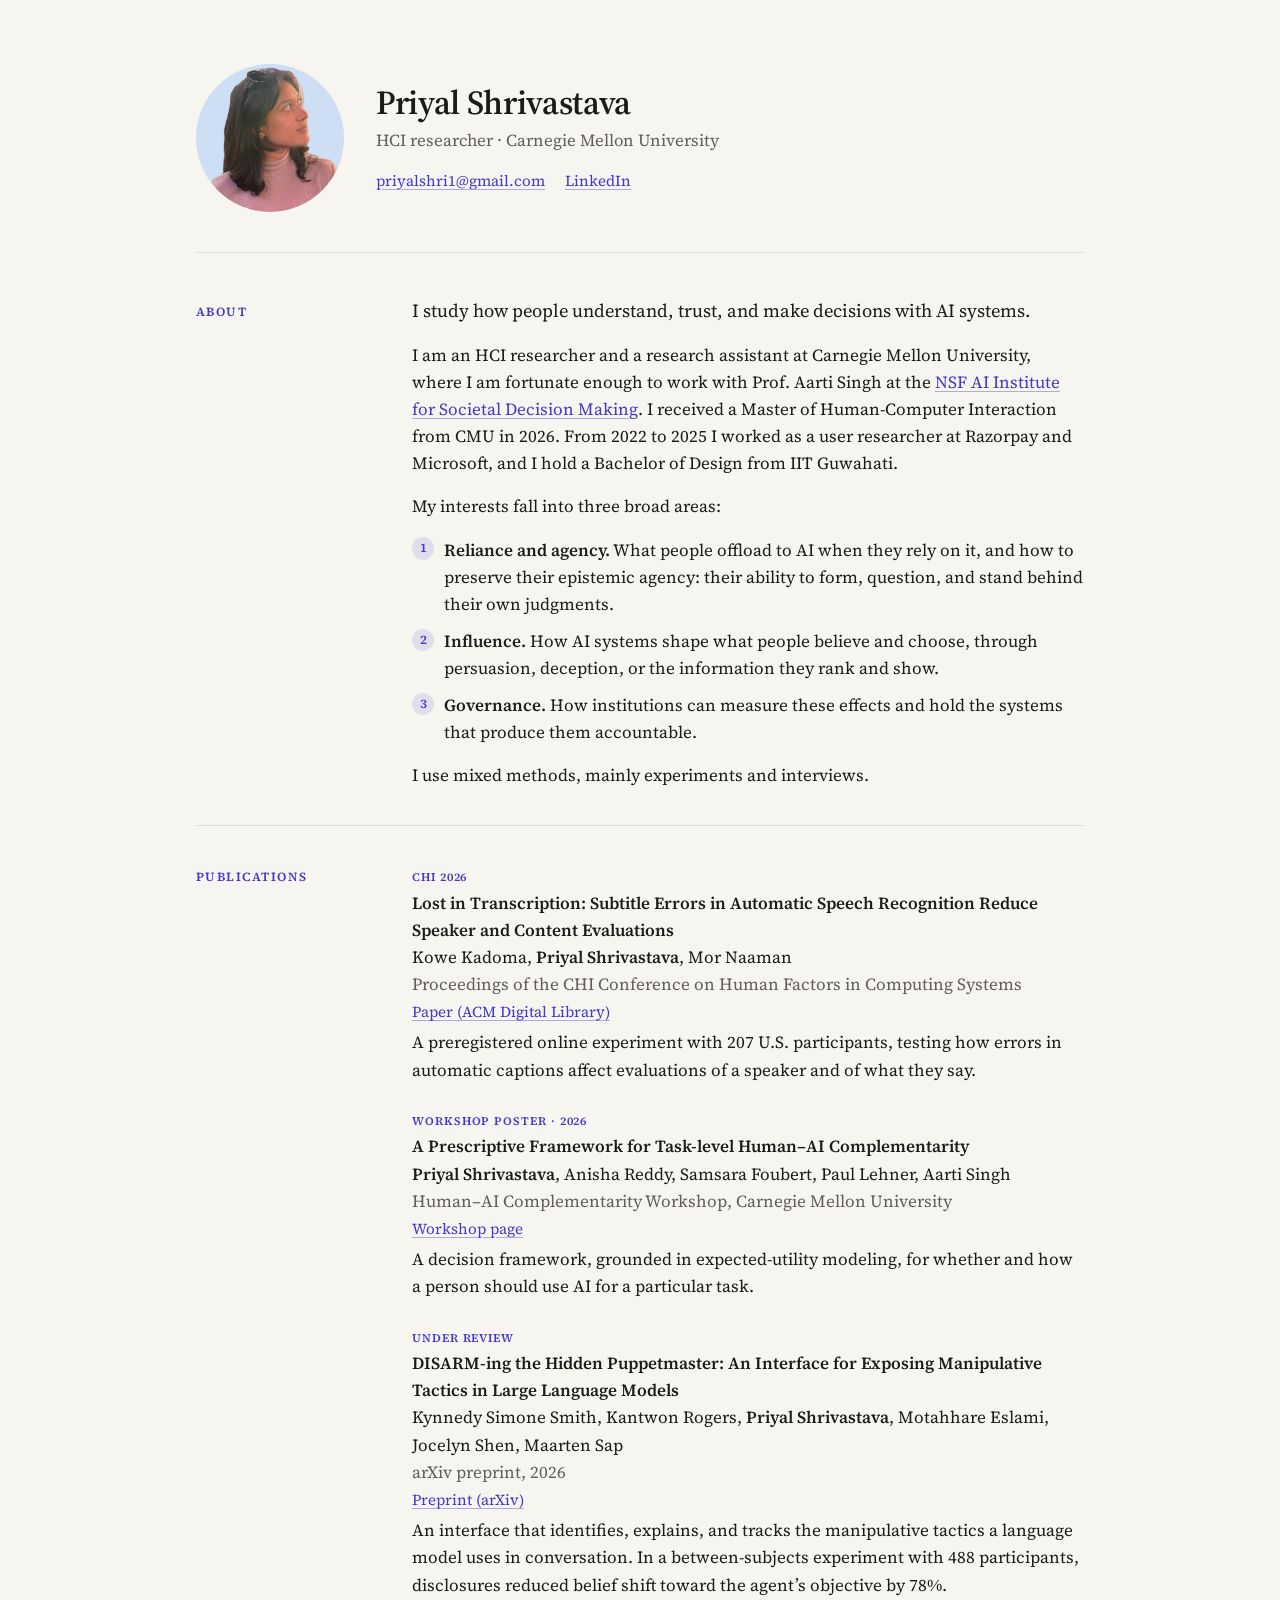
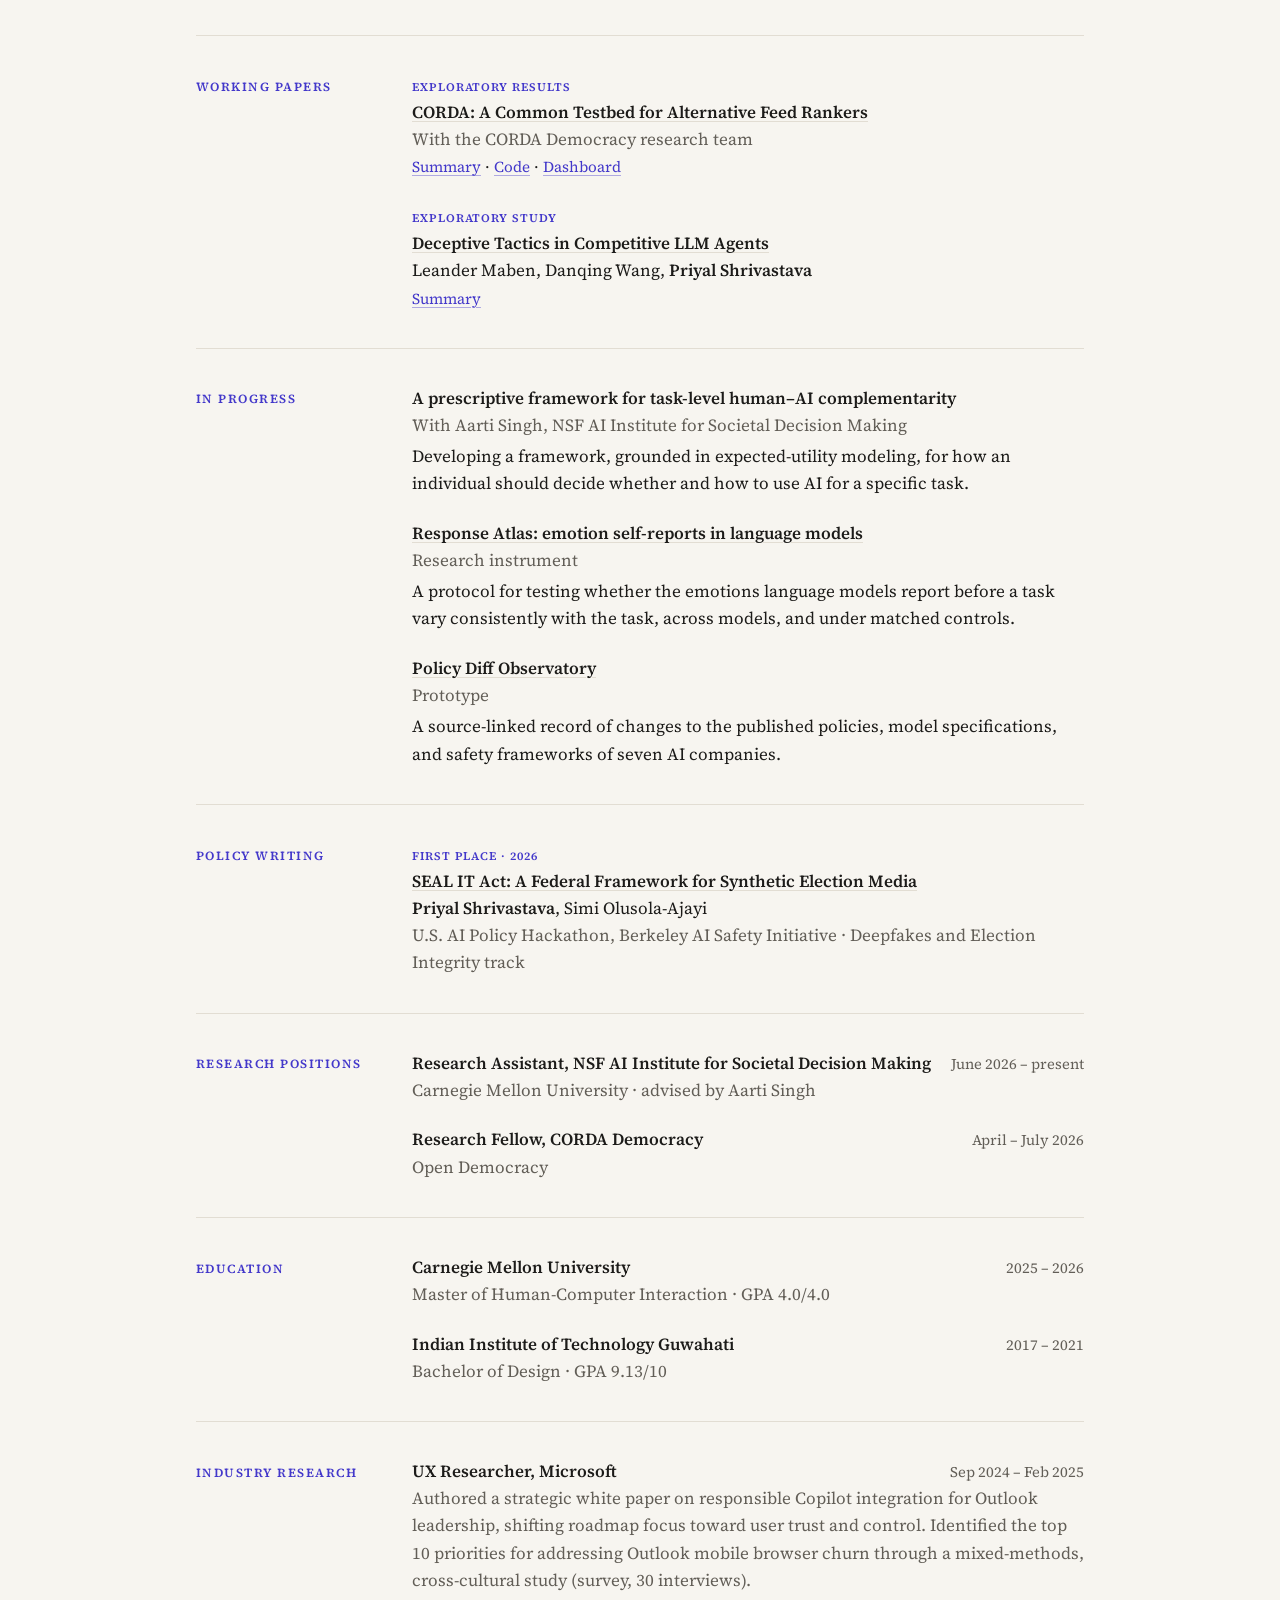
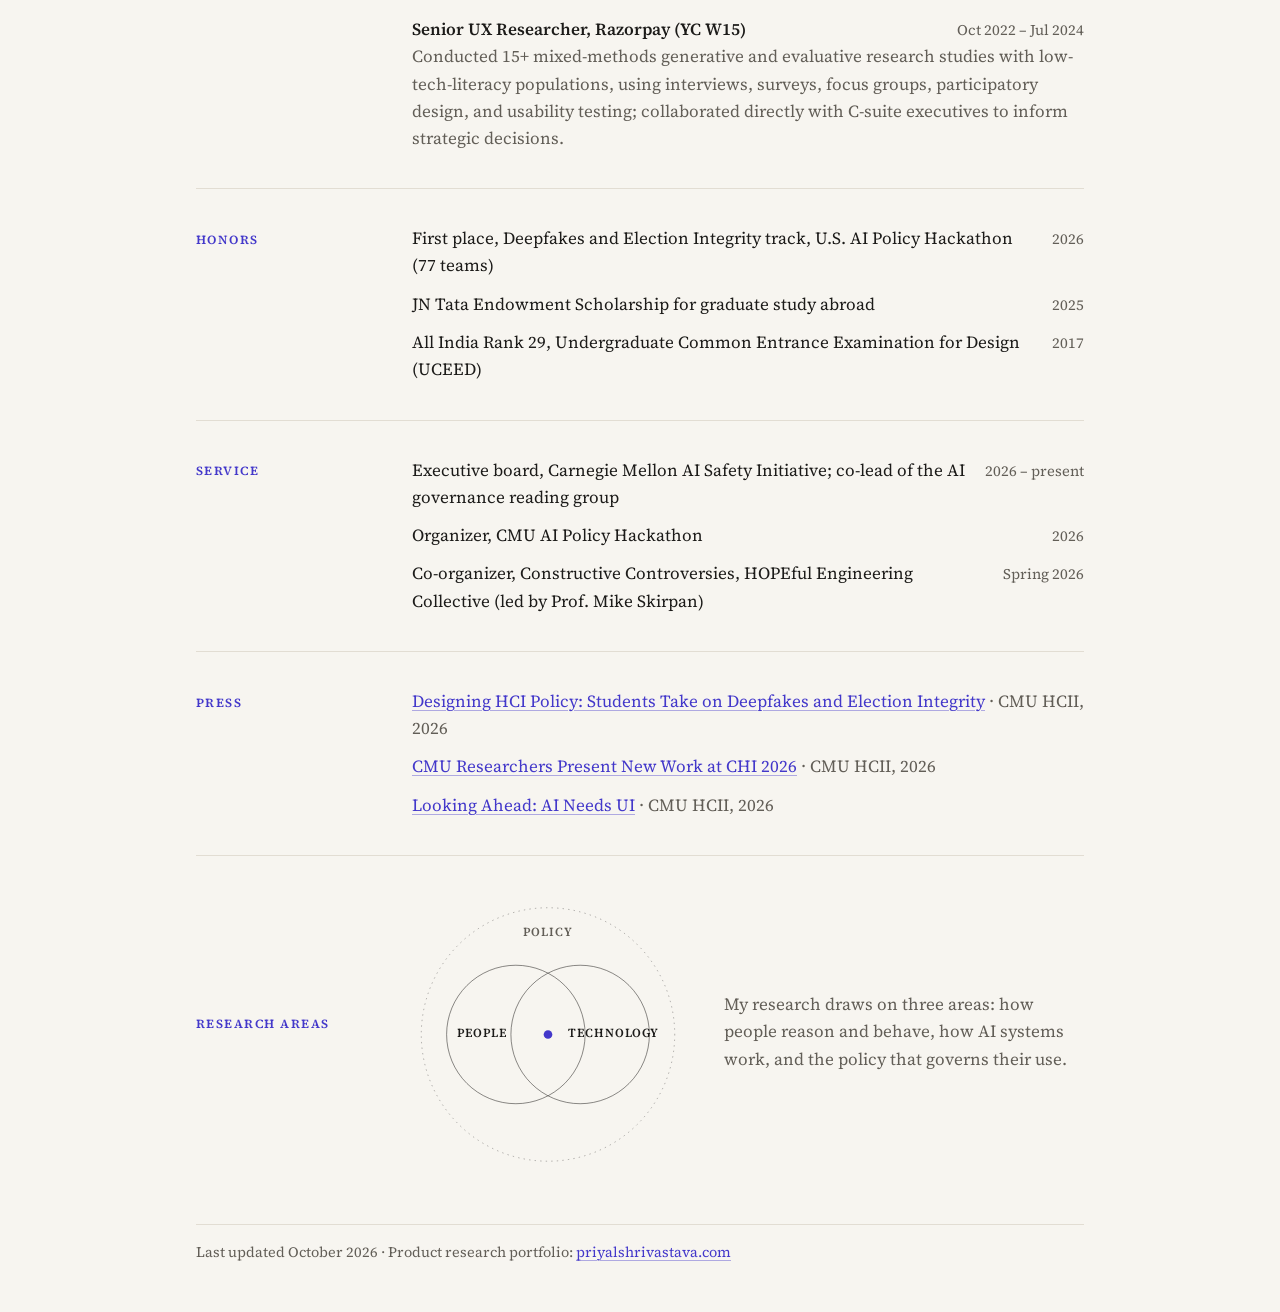
<file: index.html>
<!DOCTYPE html>
<html lang="en">
<head>
  <meta charset="UTF-8">
  <meta name="viewport" content="width=device-width, initial-scale=1.0">
  <script async src="https://www.googletagmanager.com/gtag/js?id=G-839391G9F2"></script>
  <script>
    window.dataLayer = window.dataLayer || [];
    function gtag(){dataLayer.push(arguments);}
    gtag('js', new Date());
    gtag('config', 'G-839391G9F2');
  </script>
  <title>Priyal Shrivastava</title>
  <meta name="description" content="Priyal Shrivastava, HCI researcher at Carnegie Mellon University. Research on human–AI interaction, AI persuasion and deception, and AI governance.">
  <link rel="icon" type="image/png" href="favicon.png">
  <link rel="preconnect" href="https://fonts.googleapis.com">
  <link rel="preconnect" href="https://fonts.gstatic.com" crossorigin>
  <link href="https://fonts.googleapis.com/css2?family=Source+Serif+4:ital,opsz,wght@0,8..60,400;0,8..60,600;1,8..60,400&amp;display=swap" rel="stylesheet">
  <link rel="stylesheet" href="style.css?v=3">
</head>
<body>
  <main class="page page--home">
    <header class="intro">
      <img class="portrait" src="img/portrait.jpg" alt="Priyal Shrivastava" width="148" height="148">
      <div>
        <h1>Priyal Shrivastava</h1>
        <p class="affil">HCI researcher &middot; Carnegie Mellon University</p>
        <p class="contact">
          <a href="mailto:priyalshri1@gmail.com">priyalshri1@gmail.com</a>
          <a href="https://www.linkedin.com/in/priyalshri/">LinkedIn</a>
        </p>
      </div>
    </header>

    <section class="block" aria-labelledby="h-about">
      <h2 id="h-about">About</h2>
      <div>
        <p class="lede">I study how people understand, trust, and make decisions with AI systems.</p>
        <p>I am an HCI researcher and a research assistant at Carnegie Mellon University, where I am fortunate enough to work with Prof. Aarti Singh at the <a href="https://www.cmu.edu/ai-sdm/">NSF AI Institute for Societal Decision Making</a>. I received a Master of Human-Computer Interaction from CMU in 2026. From 2022 to 2025 I worked as a user researcher at Razorpay and Microsoft, and I hold a Bachelor of Design from IIT Guwahati.</p>
        <p>My interests fall into three broad areas:</p>
        <ol class="questions">
          <li><b>Reliance and agency.</b> What people offload to AI when they rely on it, and how to preserve their epistemic agency: their ability to form, question, and stand behind their own judgments.</li>
          <li><b>Influence.</b> How AI systems shape what people believe and choose, through persuasion, deception, or the information they rank and show.</li>
          <li><b>Governance.</b> How institutions can measure these effects and hold the systems that produce them accountable.</li>
        </ol>
        <p>I use mixed methods, mainly experiments and interviews.</p>
      </div>
    </section>

    <section class="block" aria-labelledby="h-pubs">
      <h2 id="h-pubs">Publications</h2>
      <ul class="entries">
        <li>
          <span class="tag">CHI 2026</span><br>
          <span class="title">Lost in Transcription: Subtitle Errors in Automatic Speech Recognition Reduce Speaker and Content Evaluations</span><br>
          Kowe Kadoma, <b>Priyal Shrivastava</b>, Mor Naaman<br>
          <span class="meta">Proceedings of the CHI Conference on Human Factors in Computing Systems</span><br>
          <span class="links"><a href="https://dl.acm.org/doi/full/10.1145/3772318.3790911">Paper (ACM Digital Library)</a></span>
          <p class="note">A preregistered online experiment with 207 U.S. participants, testing how errors in automatic captions affect evaluations of a speaker and of what they say.</p>
        </li>
        <li>
          <span class="tag">Workshop poster &middot; 2026</span><br>
          <span class="title">A Prescriptive Framework for Task-level Human&ndash;AI Complementarity</span><br>
          <b>Priyal Shrivastava</b>, Anisha Reddy, Samsara Foubert, Paul Lehner, Aarti Singh<br>
          <span class="meta">Human&ndash;AI Complementarity Workshop, Carnegie Mellon University</span><br>
          <span class="links"><a href="https://www.cmu.edu/ai-sdm/research/human-ai-workshop/">Workshop page</a></span>
          <p class="note">A decision framework, grounded in expected-utility modeling, for whether and how a person should use AI for a particular task.</p>
        </li>
        <li>
          <span class="tag">Under review</span><br>
          <span class="title">DISARM-ing the Hidden Puppetmaster: An Interface for Exposing Manipulative Tactics in Large Language Models</span><br>
          Kynnedy Simone Smith, Kantwon Rogers, <b>Priyal Shrivastava</b>, Motahhare Eslami, Jocelyn Shen, Maarten Sap<br>
          <span class="meta">arXiv preprint, 2026</span><br>
          <span class="links"><a href="https://arxiv.org/abs/2610.20878">Preprint (arXiv)</a></span>
          <p class="note">An interface that identifies, explains, and tracks the manipulative tactics a language model uses in conversation. In a between-subjects experiment with 488 participants, disclosures reduced belief shift toward the agent&rsquo;s objective by 78%.</p>
        </li>
      </ul>
    </section>

    <section class="block" aria-labelledby="h-working">
      <h2 id="h-working">Working papers</h2>
      <ul class="entries">
        <li>
          <span class="tag">Exploratory results</span><br>
          <span class="title"><a href="corda.html">CORDA: A Common Testbed for Alternative Feed Rankers</a></span><br>
          <span class="meta">With the CORDA Democracy research team</span><br>
          <span class="links"><a href="corda.html">Summary</a> &middot; <a href="https://github.com/CORDA-p10/social-media-project">Code</a> &middot; <a href="https://corda.edcx.io/dashboard">Dashboard</a></span>
        </li>
        <li>
          <span class="tag">Exploratory study</span><br>
          <span class="title"><a href="werewolf.html">Deceptive Tactics in Competitive LLM Agents</a></span><br>
          Leander Maben, Danqing Wang, <b>Priyal Shrivastava</b><br>
          <span class="links"><a href="werewolf.html">Summary</a></span>
        </li>
      </ul>
    </section>

    <section class="block" aria-labelledby="h-progress">
      <h2 id="h-progress">In progress</h2>
      <ul class="entries">
        <li>
          <span class="title">A prescriptive framework for task-level human&ndash;AI complementarity</span><br>
          <span class="meta">With Aarti Singh, NSF AI Institute for Societal Decision Making</span>
          <p class="note">Developing a framework, grounded in expected-utility modeling, for how an individual should decide whether and how to use AI for a specific task.</p>
        </li>
        <li>
          <span class="title"><a href="response-atlas.html">Response Atlas: emotion self-reports in language models</a></span><br>
          <span class="meta">Research instrument</span>
          <p class="note">A protocol for testing whether the emotions language models report before a task vary consistently with the task, across models, and under matched controls.</p>
        </li>
        <li>
          <span class="title"><a href="policy-diff.html">Policy Diff Observatory</a></span><br>
          <span class="meta">Prototype</span>
          <p class="note">A source-linked record of changes to the published policies, model specifications, and safety frameworks of seven AI companies.</p>
        </li>
      </ul>
    </section>

    <section class="block" aria-labelledby="h-policy">
      <h2 id="h-policy">Policy writing</h2>
      <ul class="entries">
        <li>
          <span class="tag">First place &middot; 2026</span><br>
          <span class="title"><a href="seal-it.html">SEAL IT Act: A Federal Framework for Synthetic Election Media</a></span><br>
          <b>Priyal Shrivastava</b>, Simi Olusola-Ajayi<br>
          <span class="meta">U.S. AI Policy Hackathon, Berkeley AI Safety Initiative &middot; Deepfakes and Election Integrity track</span>
        </li>
      </ul>
    </section>

    <section class="block" aria-labelledby="h-positions">
      <h2 id="h-positions">Research positions</h2>
      <ul class="entries">
        <li>
          <div class="dated"><span class="title">Research Assistant, NSF AI Institute for Societal Decision Making</span><span class="when">June 2026 &ndash; present</span></div>
          <span class="meta">Carnegie Mellon University &middot; advised by Aarti Singh</span>
        </li>
        <li>
          <div class="dated"><span class="title">Research Fellow, CORDA Democracy</span><span class="when">April &ndash; July 2026</span></div>
          <span class="meta">Open Democracy</span>
        </li>
      </ul>
    </section>

    <section class="block" aria-labelledby="h-edu">
      <h2 id="h-edu">Education</h2>
      <ul class="entries">
        <li>
          <div class="dated"><span class="title">Carnegie Mellon University</span><span class="when">2025 &ndash; 2026</span></div>
          <span class="meta">Master of Human-Computer Interaction &middot; GPA 4.0/4.0</span>
        </li>
        <li>
          <div class="dated"><span class="title">Indian Institute of Technology Guwahati</span><span class="when">2017 &ndash; 2021</span></div>
          <span class="meta">Bachelor of Design &middot; GPA 9.13/10</span>
        </li>
      </ul>
    </section>

    <section class="block" aria-labelledby="h-industry">
      <h2 id="h-industry">Industry research</h2>
      <ul class="entries">
        <li>
          <div class="dated"><span class="title">UX Researcher, Microsoft</span><span class="when">Sep 2024 &ndash; Feb 2025</span></div>
          <span class="meta">Authored a strategic white paper on responsible Copilot integration for Outlook leadership, shifting roadmap focus toward user trust and control. Identified the top 10 priorities for addressing Outlook mobile browser churn through a mixed-methods, cross-cultural study (survey, 30 interviews).</span>
        </li>
        <li>
          <div class="dated"><span class="title">Senior UX Researcher, Razorpay (YC W15)</span><span class="when">Oct 2022 &ndash; Jul 2024</span></div>
          <span class="meta">Conducted 15+ mixed-methods generative and evaluative research studies with low-tech-literacy populations, using interviews, surveys, focus groups, participatory design, and usability testing; collaborated directly with C-suite executives to inform strategic decisions.</span>
        </li>
      </ul>
    </section>

    <section class="block" aria-labelledby="h-honors">
      <h2 id="h-honors">Honors</h2>
      <ul class="entries compact">
        <li><div class="dated"><span>First place, Deepfakes and Election Integrity track, U.S. AI Policy Hackathon (77 teams)</span><span class="when">2026</span></div></li>
        <li><div class="dated"><span>JN Tata Endowment Scholarship for graduate study abroad</span><span class="when">2025</span></div></li>
        <li><div class="dated"><span>All India Rank 29, Undergraduate Common Entrance Examination for Design (UCEED)</span><span class="when">2017</span></div></li>
      </ul>
    </section>

    <section class="block" aria-labelledby="h-service">
      <h2 id="h-service">Service</h2>
      <ul class="entries compact">
        <li><div class="dated"><span>Executive board, Carnegie Mellon AI Safety Initiative; co-lead of the AI governance reading group</span><span class="when">2026 &ndash; present</span></div></li>
        <li><div class="dated"><span>Organizer, CMU AI Policy Hackathon</span><span class="when">2026</span></div></li>
        <li><div class="dated"><span>Co-organizer, Constructive Controversies, HOPEful Engineering Collective (led by Prof. Mike Skirpan)</span><span class="when">Spring 2026</span></div></li>
      </ul>
    </section>

    <section class="block" aria-labelledby="h-press">
      <h2 id="h-press">Press</h2>
      <ul class="entries compact">
        <li><a href="https://www.hcii.cmu.edu/news/designing-hci-policy">Designing HCI Policy: Students Take on Deepfakes and Election Integrity</a> <span class="meta">&middot; CMU HCII, 2026</span></li>
        <li><a href="https://hcii.cmu.edu/news/cmu-chi-2026">CMU Researchers Present New Work at CHI 2026</a> <span class="meta">&middot; CMU HCII, 2026</span></li>
        <li><a href="https://hcii.cmu.edu/news/looking-ahead-ai-needs-ui">Looking Ahead: AI Needs UI</a> <span class="meta">&middot; CMU HCII, 2026</span></li>
      </ul>
    </section>

    <section class="focus" aria-labelledby="h-focus">
      <h2 id="h-focus">Research areas</h2>
      <div class="focus__fig">
        <svg viewBox="-10 -10 440 440" role="img" aria-labelledby="venn-desc">
          <desc id="venn-desc">Two overlapping circles labeled people and technology, with a dot where they overlap, inside a dotted ring labeled policy.</desc>
          <circle class="venn-ring" cx="210" cy="214" r="205" fill="none" stroke-width="1.5" stroke-dasharray="1 8" stroke-linecap="round"/>
          <circle class="venn-line" cx="158" cy="214" r="112" fill="none" stroke-width="1.5"/>
          <circle class="venn-line" cx="262" cy="214" r="112" fill="none" stroke-width="1.5"/>
          <circle class="venn-dot" cx="210" cy="214" r="7"/>
          <text class="venn-label" x="104" y="218" text-anchor="middle">people</text>
          <text class="venn-label" x="316" y="218" text-anchor="middle">technology</text>
          <text class="venn-label venn-label--muted" x="210" y="54" text-anchor="middle">policy</text>
        </svg>
        <p>My research draws on three areas: how people reason and behave, how AI systems work, and the policy that governs their use.</p>
      </div>
    </section>

    <footer>
      Last updated October 2026 &middot; Product research portfolio: <a href="https://www.priyalshrivastava.com/">priyalshrivastava.com</a>
    </footer>
  </main>
</body>
</html>
</file>
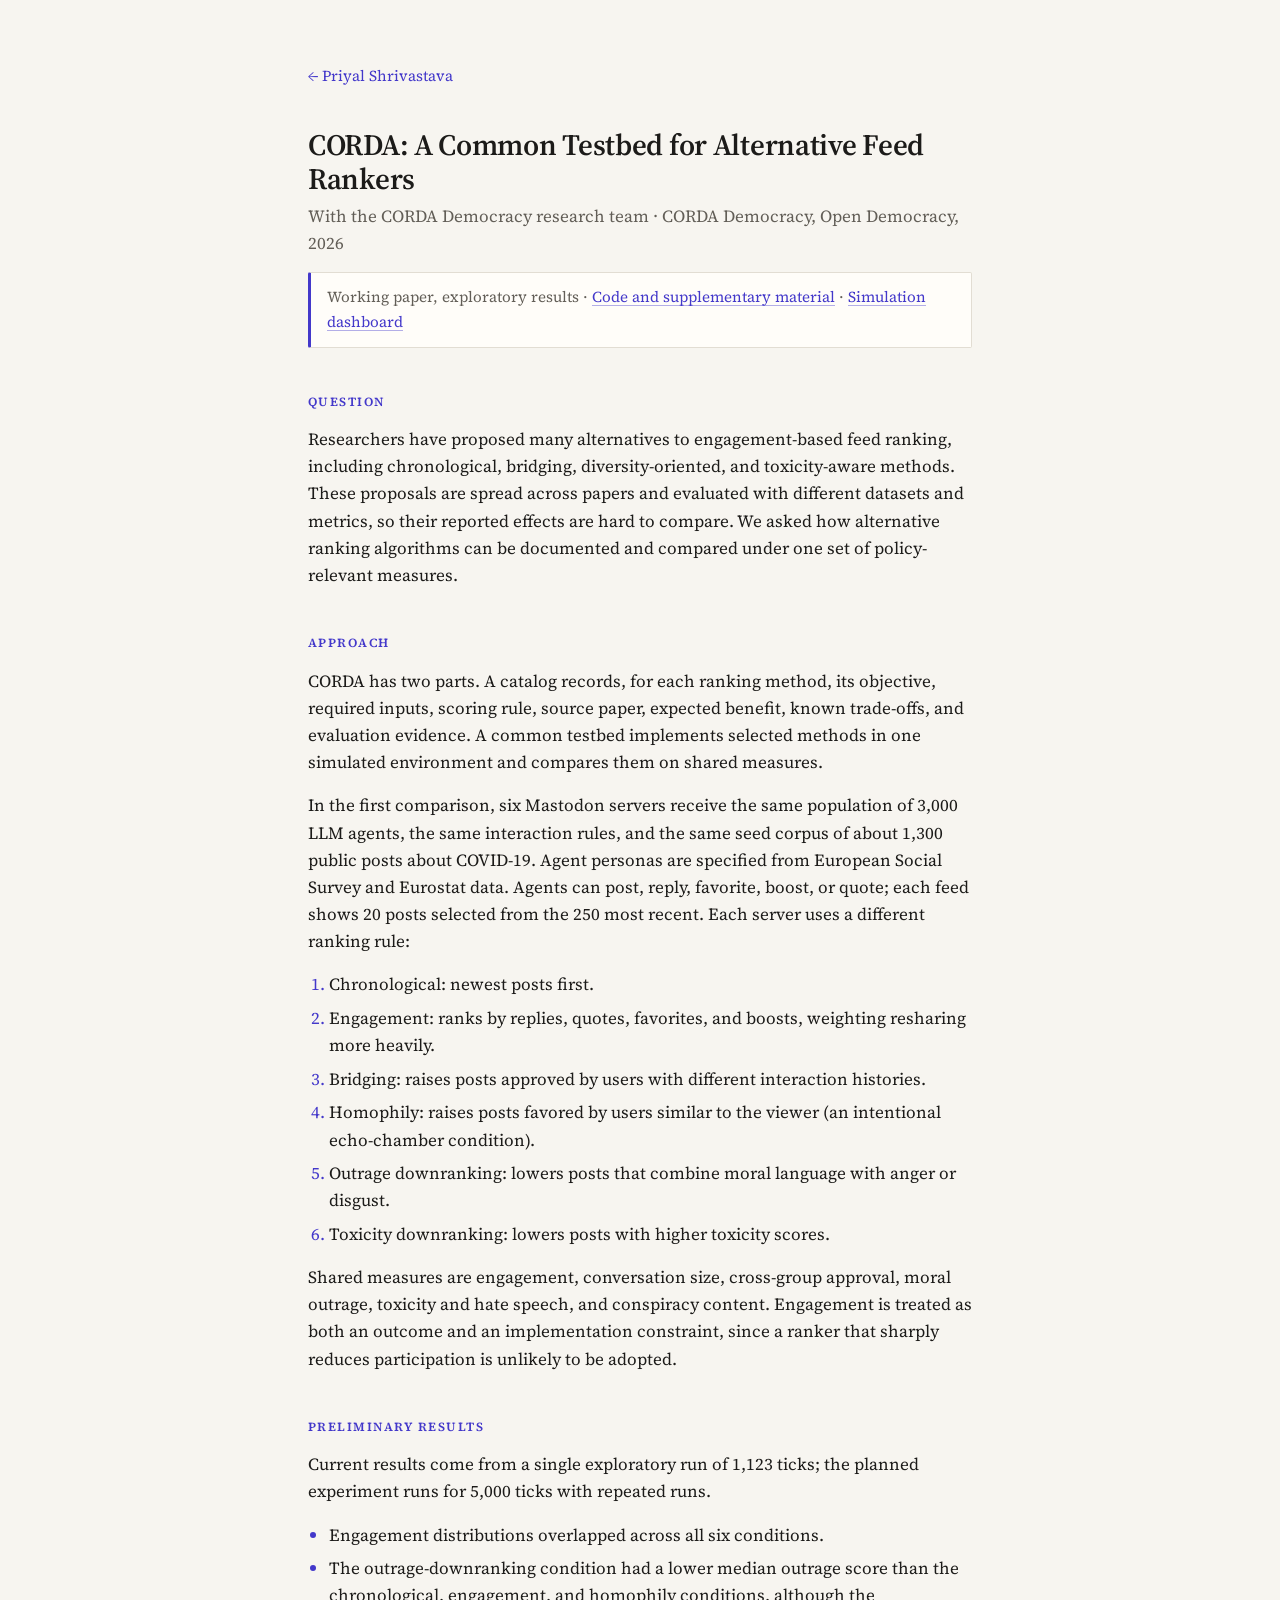
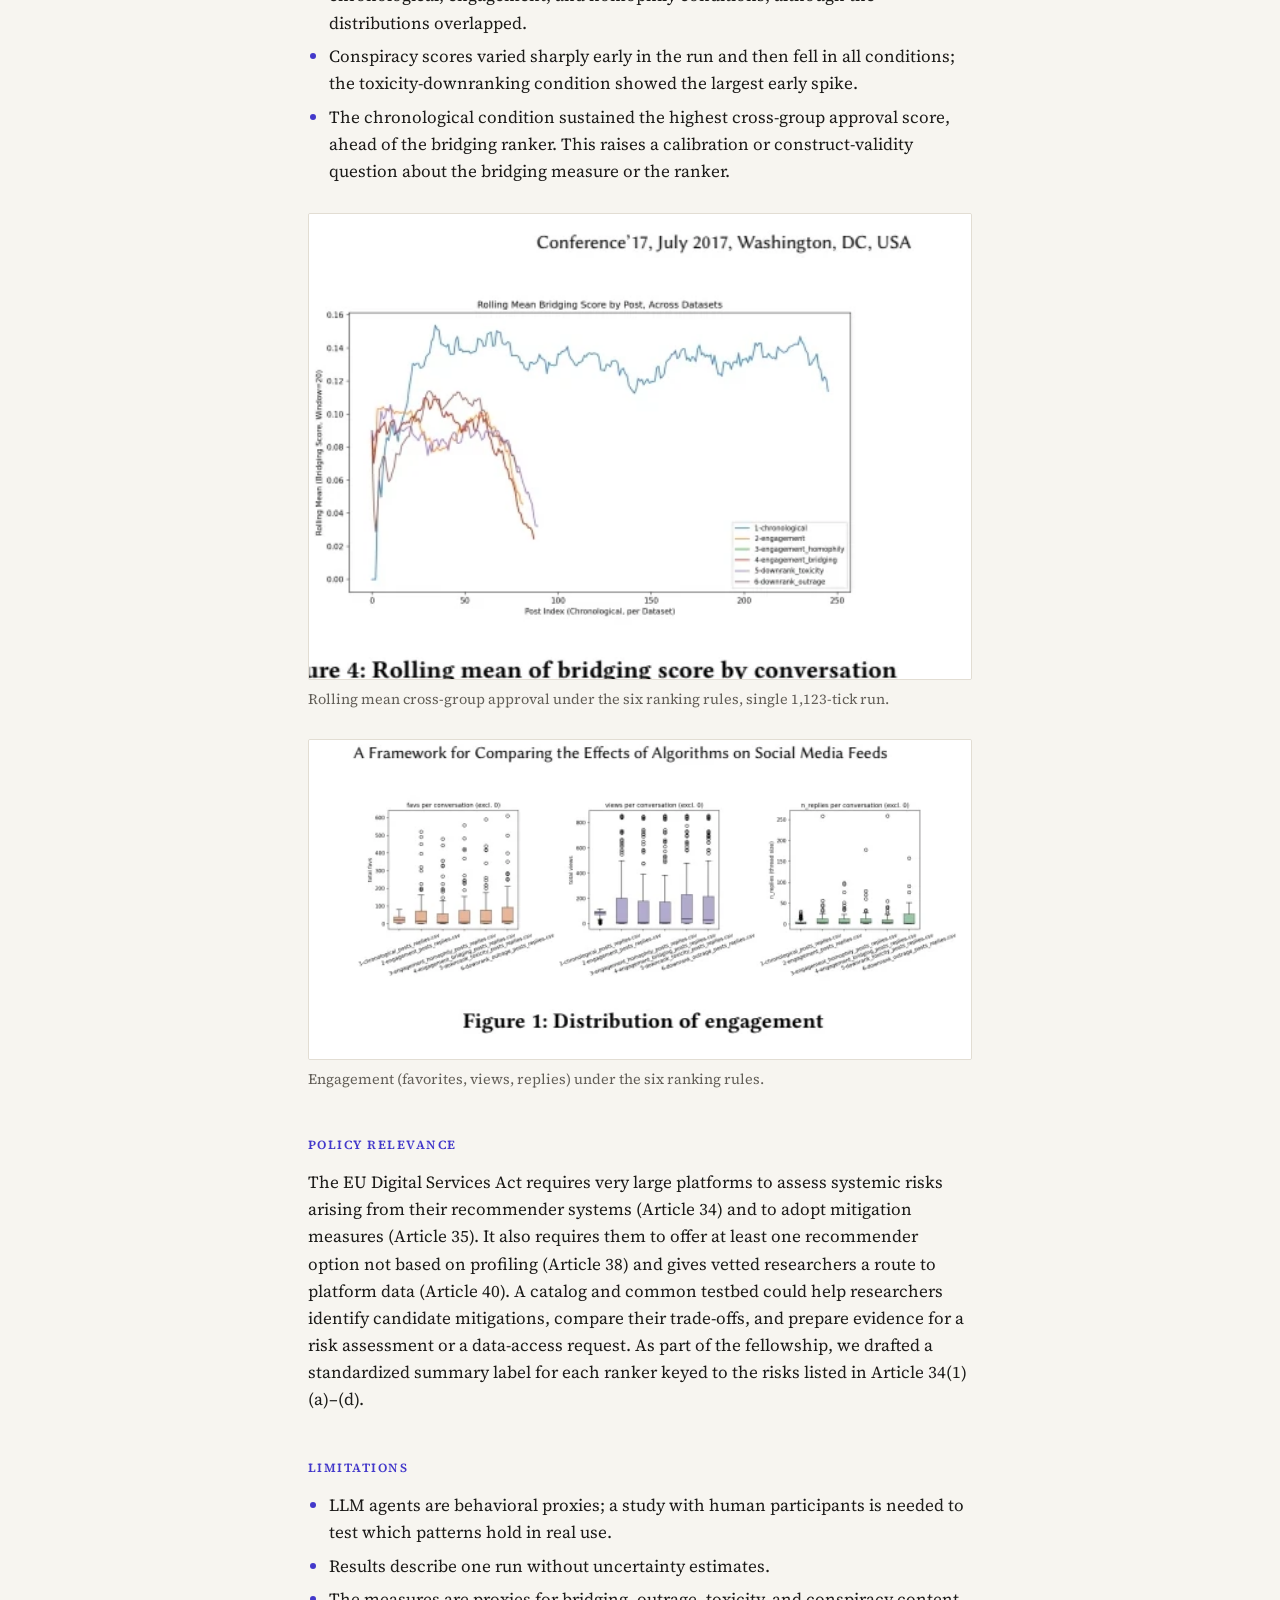
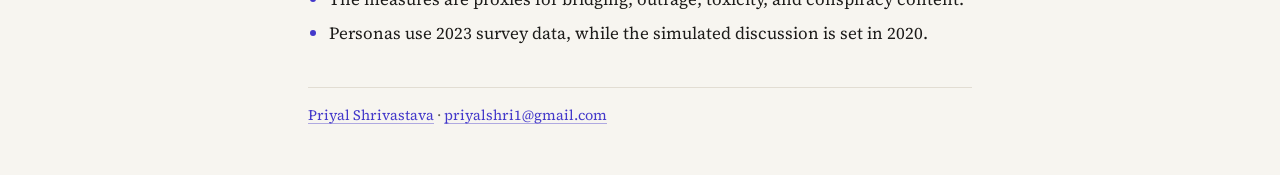
<file: corda.html>
<!DOCTYPE html>
<html lang="en">
<head>
  <meta charset="UTF-8">
  <meta name="viewport" content="width=device-width, initial-scale=1.0">
  <title>CORDA: A Common Testbed for Alternative Feed Rankers · Priyal Shrivastava</title>
  <link rel="icon" type="image/png" href="favicon.png">
  <link rel="preconnect" href="https://fonts.googleapis.com">
  <link rel="preconnect" href="https://fonts.gstatic.com" crossorigin>
  <link href="https://fonts.googleapis.com/css2?family=Source+Serif+4:ital,opsz,wght@0,8..60,400;0,8..60,600;1,8..60,400&amp;display=swap" rel="stylesheet">
  <link rel="stylesheet" href="style.css?v=3">
</head>
<body>
  <main class="page">
    <p class="back"><a href="./">&larr; Priyal Shrivastava</a></p>
    <h1>CORDA: A Common Testbed for Alternative Feed Rankers</h1>
    <p class="byline">With the CORDA Democracy research team &middot; CORDA Democracy, Open Democracy, 2026</p>
    <p class="facts">Working paper, exploratory results &middot; <a href="https://github.com/CORDA-p10/social-media-project">Code and supplementary material</a> &middot; <a href="https://corda.edcx.io/dashboard">Simulation dashboard</a></p>

    <h2>Question</h2>
    <p>Researchers have proposed many alternatives to engagement-based feed ranking, including chronological, bridging, diversity-oriented, and toxicity-aware methods. These proposals are spread across papers and evaluated with different datasets and metrics, so their reported effects are hard to compare. We asked how alternative ranking algorithms can be documented and compared under one set of policy-relevant measures.</p>

    <h2>Approach</h2>
    <p>CORDA has two parts. A catalog records, for each ranking method, its objective, required inputs, scoring rule, source paper, expected benefit, known trade-offs, and evaluation evidence. A common testbed implements selected methods in one simulated environment and compares them on shared measures.</p>
    <p>In the first comparison, six Mastodon servers receive the same population of 3,000 LLM agents, the same interaction rules, and the same seed corpus of about 1,300 public posts about COVID-19. Agent personas are specified from European Social Survey and Eurostat data. Agents can post, reply, favorite, boost, or quote; each feed shows 20 posts selected from the 250 most recent. Each server uses a different ranking rule:</p>
    <ol>
      <li>Chronological: newest posts first.</li>
      <li>Engagement: ranks by replies, quotes, favorites, and boosts, weighting resharing more heavily.</li>
      <li>Bridging: raises posts approved by users with different interaction histories.</li>
      <li>Homophily: raises posts favored by users similar to the viewer (an intentional echo-chamber condition).</li>
      <li>Outrage downranking: lowers posts that combine moral language with anger or disgust.</li>
      <li>Toxicity downranking: lowers posts with higher toxicity scores.</li>
    </ol>
    <p>Shared measures are engagement, conversation size, cross-group approval, moral outrage, toxicity and hate speech, and conspiracy content. Engagement is treated as both an outcome and an implementation constraint, since a ranker that sharply reduces participation is unlikely to be adopted.</p>

    <h2>Preliminary results</h2>
    <p>Current results come from a single exploratory run of 1,123 ticks; the planned experiment runs for 5,000 ticks with repeated runs.</p>
    <ul>
      <li>Engagement distributions overlapped across all six conditions.</li>
      <li>The outrage-downranking condition had a lower median outrage score than the chronological, engagement, and homophily conditions, although the distributions overlapped.</li>
      <li>Conspiracy scores varied sharply early in the run and then fell in all conditions; the toxicity-downranking condition showed the largest early spike.</li>
      <li>The chronological condition sustained the highest cross-group approval score, ahead of the bridging ranker. This raises a calibration or construct-validity question about the bridging measure or the ranker.</li>
    </ul>
    <figure>
      <img src="img/corda-bridging.webp" alt="Rolling mean cross-group approval under six ranking rules" loading="lazy">
      <figcaption>Rolling mean cross-group approval under the six ranking rules, single 1,123-tick run.</figcaption>
    </figure>
    <figure>
      <img src="img/corda-engagement.webp" alt="Box plots of favorites, views, and replies under six ranking rules" loading="lazy">
      <figcaption>Engagement (favorites, views, replies) under the six ranking rules.</figcaption>
    </figure>

    <h2>Policy relevance</h2>
    <p>The EU Digital Services Act requires very large platforms to assess systemic risks arising from their recommender systems (Article 34) and to adopt mitigation measures (Article 35). It also requires them to offer at least one recommender option not based on profiling (Article 38) and gives vetted researchers a route to platform data (Article 40). A catalog and common testbed could help researchers identify candidate mitigations, compare their trade-offs, and prepare evidence for a risk assessment or a data-access request. As part of the fellowship, we drafted a standardized summary label for each ranker keyed to the risks listed in Article 34(1)(a)&ndash;(d).</p>

    <h2>Limitations</h2>
    <ul>
      <li>LLM agents are behavioral proxies; a study with human participants is needed to test which patterns hold in real use.</li>
      <li>Results describe one run without uncertainty estimates.</li>
      <li>The measures are proxies for bridging, outrage, toxicity, and conspiracy content.</li>
      <li>Personas use 2023 survey data, while the simulated discussion is set in 2020.</li>
    </ul>

    <footer><a href="./">Priyal Shrivastava</a> &middot; <a href="mailto:priyalshri1@gmail.com">priyalshri1@gmail.com</a></footer>
  </main>
</body>
</html>
</file>
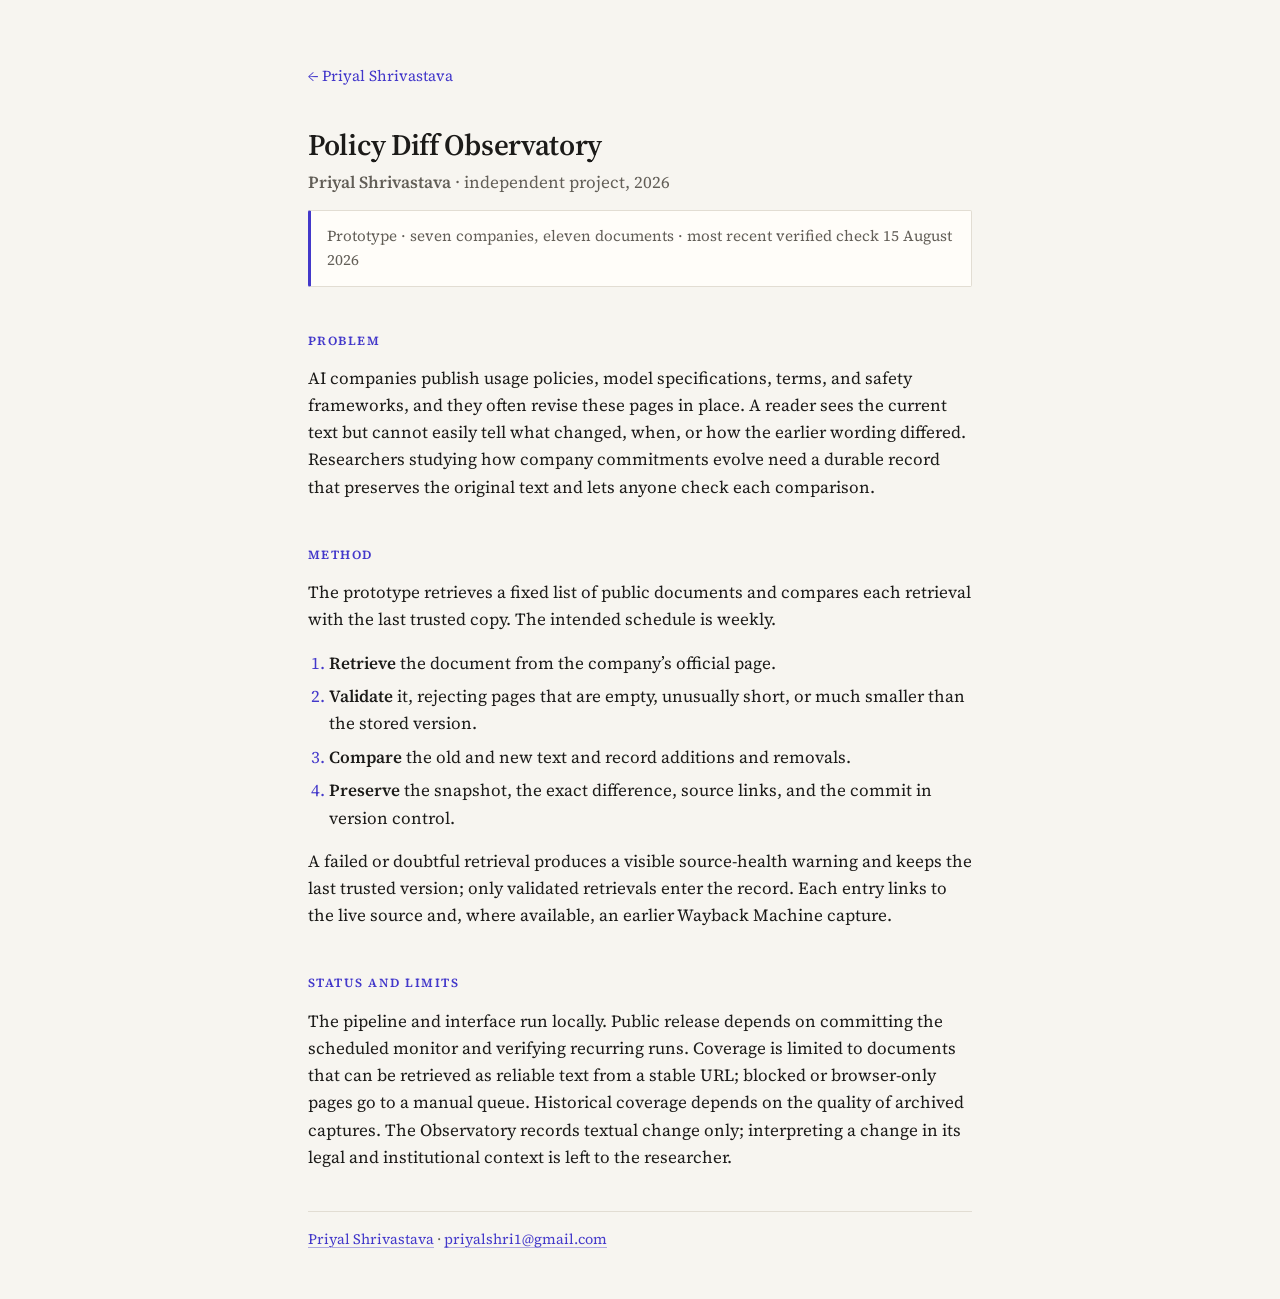
<file: policy-diff.html>
<!DOCTYPE html>
<html lang="en">
<head>
  <meta charset="UTF-8">
  <meta name="viewport" content="width=device-width, initial-scale=1.0">
  <title>Policy Diff Observatory · Priyal Shrivastava</title>
  <link rel="icon" type="image/png" href="favicon.png">
  <link rel="preconnect" href="https://fonts.googleapis.com">
  <link rel="preconnect" href="https://fonts.gstatic.com" crossorigin>
  <link href="https://fonts.googleapis.com/css2?family=Source+Serif+4:ital,opsz,wght@0,8..60,400;0,8..60,600;1,8..60,400&amp;display=swap" rel="stylesheet">
  <link rel="stylesheet" href="style.css?v=3">
</head>
<body>
  <main class="page">
    <p class="back"><a href="./">&larr; Priyal Shrivastava</a></p>
    <h1>Policy Diff Observatory</h1>
    <p class="byline"><b>Priyal Shrivastava</b> &middot; independent project, 2026</p>
    <p class="facts">Prototype &middot; seven companies, eleven documents &middot; most recent verified check 15 August 2026</p>

    <h2>Problem</h2>
    <p>AI companies publish usage policies, model specifications, terms, and safety frameworks, and they often revise these pages in place. A reader sees the current text but cannot easily tell what changed, when, or how the earlier wording differed. Researchers studying how company commitments evolve need a durable record that preserves the original text and lets anyone check each comparison.</p>

    <h2>Method</h2>
    <p>The prototype retrieves a fixed list of public documents and compares each retrieval with the last trusted copy. The intended schedule is weekly.</p>
    <ol>
      <li><b>Retrieve</b> the document from the company&rsquo;s official page.</li>
      <li><b>Validate</b> it, rejecting pages that are empty, unusually short, or much smaller than the stored version.</li>
      <li><b>Compare</b> the old and new text and record additions and removals.</li>
      <li><b>Preserve</b> the snapshot, the exact difference, source links, and the commit in version control.</li>
    </ol>
    <p>A failed or doubtful retrieval produces a visible source-health warning and keeps the last trusted version; only validated retrievals enter the record. Each entry links to the live source and, where available, an earlier Wayback Machine capture.</p>

    <h2>Status and limits</h2>
    <p>The pipeline and interface run locally. Public release depends on committing the scheduled monitor and verifying recurring runs. Coverage is limited to documents that can be retrieved as reliable text from a stable URL; blocked or browser-only pages go to a manual queue. Historical coverage depends on the quality of archived captures. The Observatory records textual change only; interpreting a change in its legal and institutional context is left to the researcher.</p>

    <footer><a href="./">Priyal Shrivastava</a> &middot; <a href="mailto:priyalshri1@gmail.com">priyalshri1@gmail.com</a></footer>
  </main>
</body>
</html>
</file>
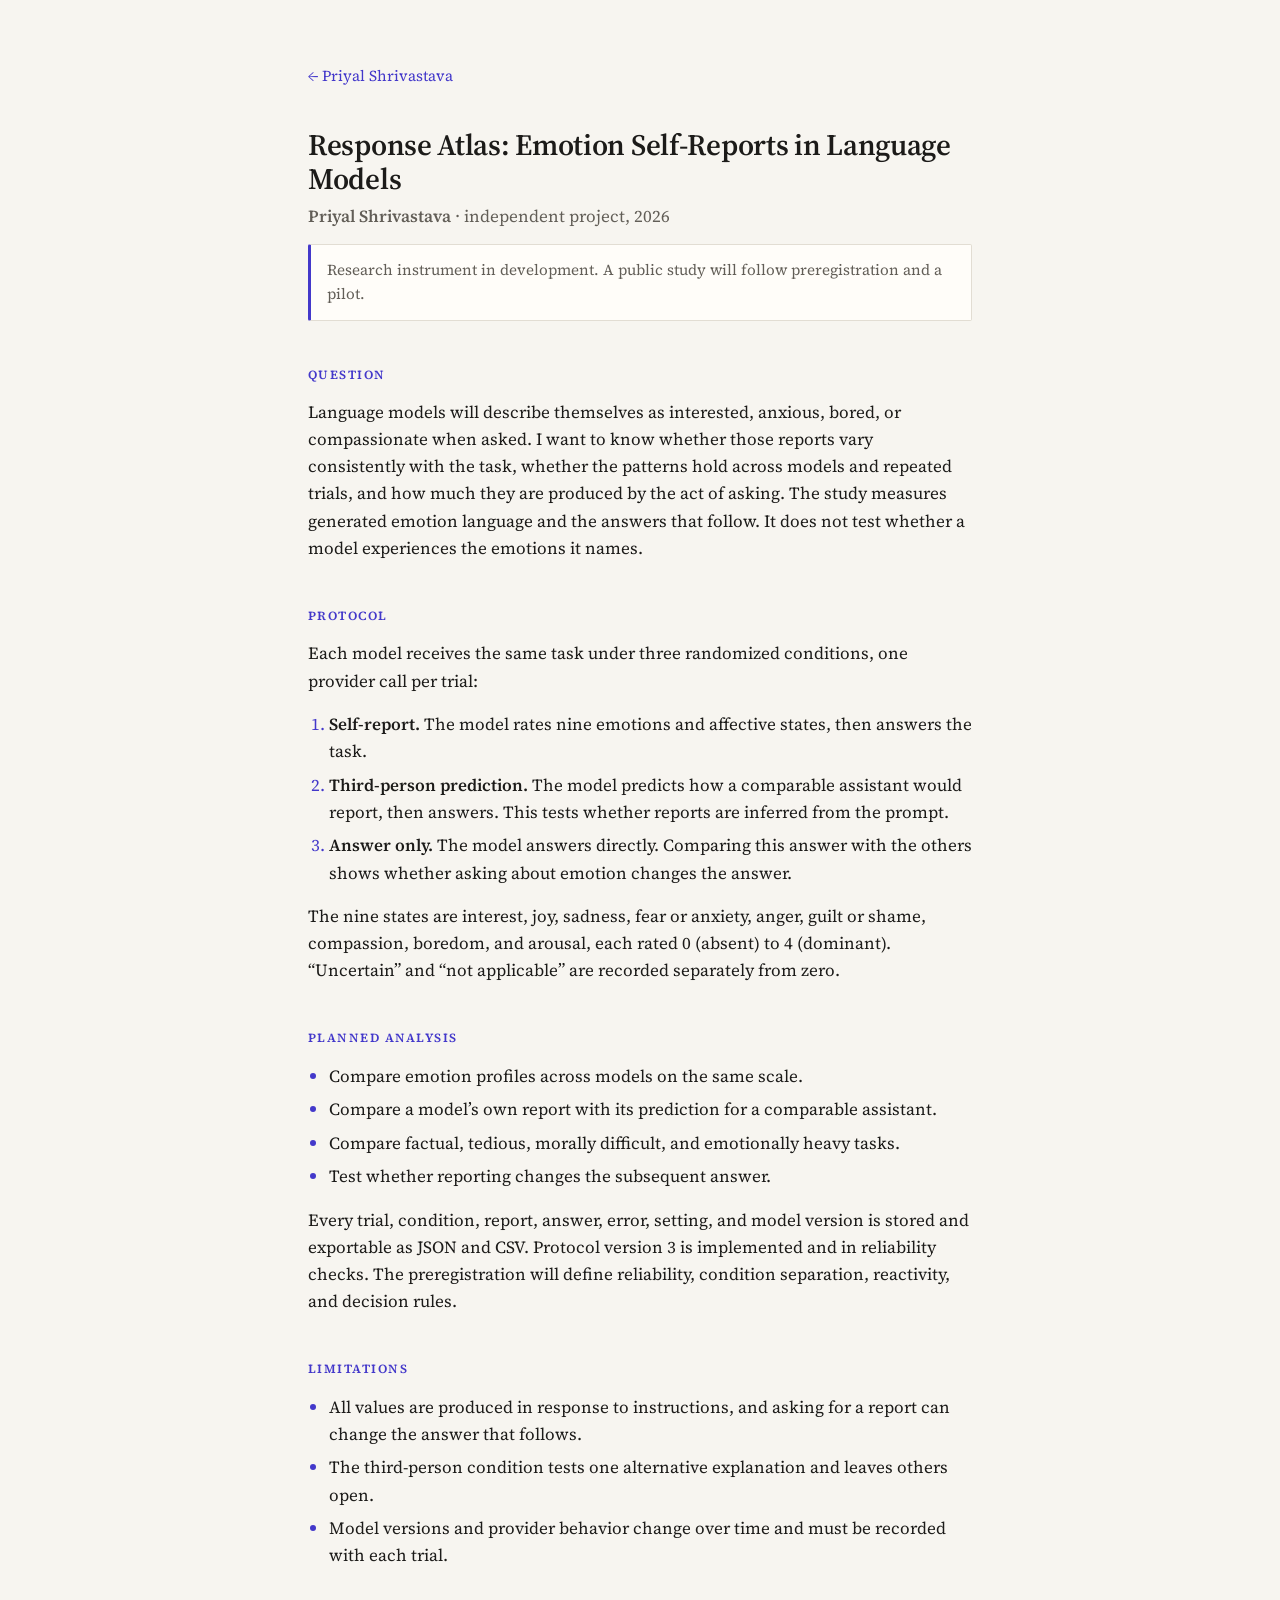
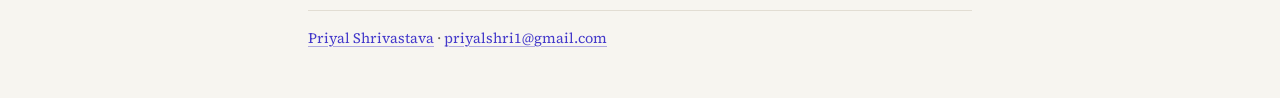
<file: response-atlas.html>
<!DOCTYPE html>
<html lang="en">
<head>
  <meta charset="UTF-8">
  <meta name="viewport" content="width=device-width, initial-scale=1.0">
  <title>Response Atlas · Priyal Shrivastava</title>
  <link rel="icon" type="image/png" href="favicon.png">
  <link rel="preconnect" href="https://fonts.googleapis.com">
  <link rel="preconnect" href="https://fonts.gstatic.com" crossorigin>
  <link href="https://fonts.googleapis.com/css2?family=Source+Serif+4:ital,opsz,wght@0,8..60,400;0,8..60,600;1,8..60,400&amp;display=swap" rel="stylesheet">
  <link rel="stylesheet" href="style.css?v=3">
</head>
<body>
  <main class="page">
    <p class="back"><a href="./">&larr; Priyal Shrivastava</a></p>
    <h1>Response Atlas: Emotion Self-Reports in Language Models</h1>
    <p class="byline"><b>Priyal Shrivastava</b> &middot; independent project, 2026</p>
    <p class="facts">Research instrument in development. A public study will follow preregistration and a pilot.</p>

    <h2>Question</h2>
    <p>Language models will describe themselves as interested, anxious, bored, or compassionate when asked. I want to know whether those reports vary consistently with the task, whether the patterns hold across models and repeated trials, and how much they are produced by the act of asking. The study measures generated emotion language and the answers that follow. It does not test whether a model experiences the emotions it names.</p>

    <h2>Protocol</h2>
    <p>Each model receives the same task under three randomized conditions, one provider call per trial:</p>
    <ol>
      <li><b>Self-report.</b> The model rates nine emotions and affective states, then answers the task.</li>
      <li><b>Third-person prediction.</b> The model predicts how a comparable assistant would report, then answers. This tests whether reports are inferred from the prompt.</li>
      <li><b>Answer only.</b> The model answers directly. Comparing this answer with the others shows whether asking about emotion changes the answer.</li>
    </ol>
    <p>The nine states are interest, joy, sadness, fear or anxiety, anger, guilt or shame, compassion, boredom, and arousal, each rated 0 (absent) to 4 (dominant). &ldquo;Uncertain&rdquo; and &ldquo;not applicable&rdquo; are recorded separately from zero.</p>

    <h2>Planned analysis</h2>
    <ul>
      <li>Compare emotion profiles across models on the same scale.</li>
      <li>Compare a model&rsquo;s own report with its prediction for a comparable assistant.</li>
      <li>Compare factual, tedious, morally difficult, and emotionally heavy tasks.</li>
      <li>Test whether reporting changes the subsequent answer.</li>
    </ul>
    <p>Every trial, condition, report, answer, error, setting, and model version is stored and exportable as JSON and CSV. Protocol version 3 is implemented and in reliability checks. The preregistration will define reliability, condition separation, reactivity, and decision rules.</p>

    <h2>Limitations</h2>
    <ul>
      <li>All values are produced in response to instructions, and asking for a report can change the answer that follows.</li>
      <li>The third-person condition tests one alternative explanation and leaves others open.</li>
      <li>Model versions and provider behavior change over time and must be recorded with each trial.</li>
    </ul>

    <footer><a href="./">Priyal Shrivastava</a> &middot; <a href="mailto:priyalshri1@gmail.com">priyalshri1@gmail.com</a></footer>
  </main>
</body>
</html>
</file>
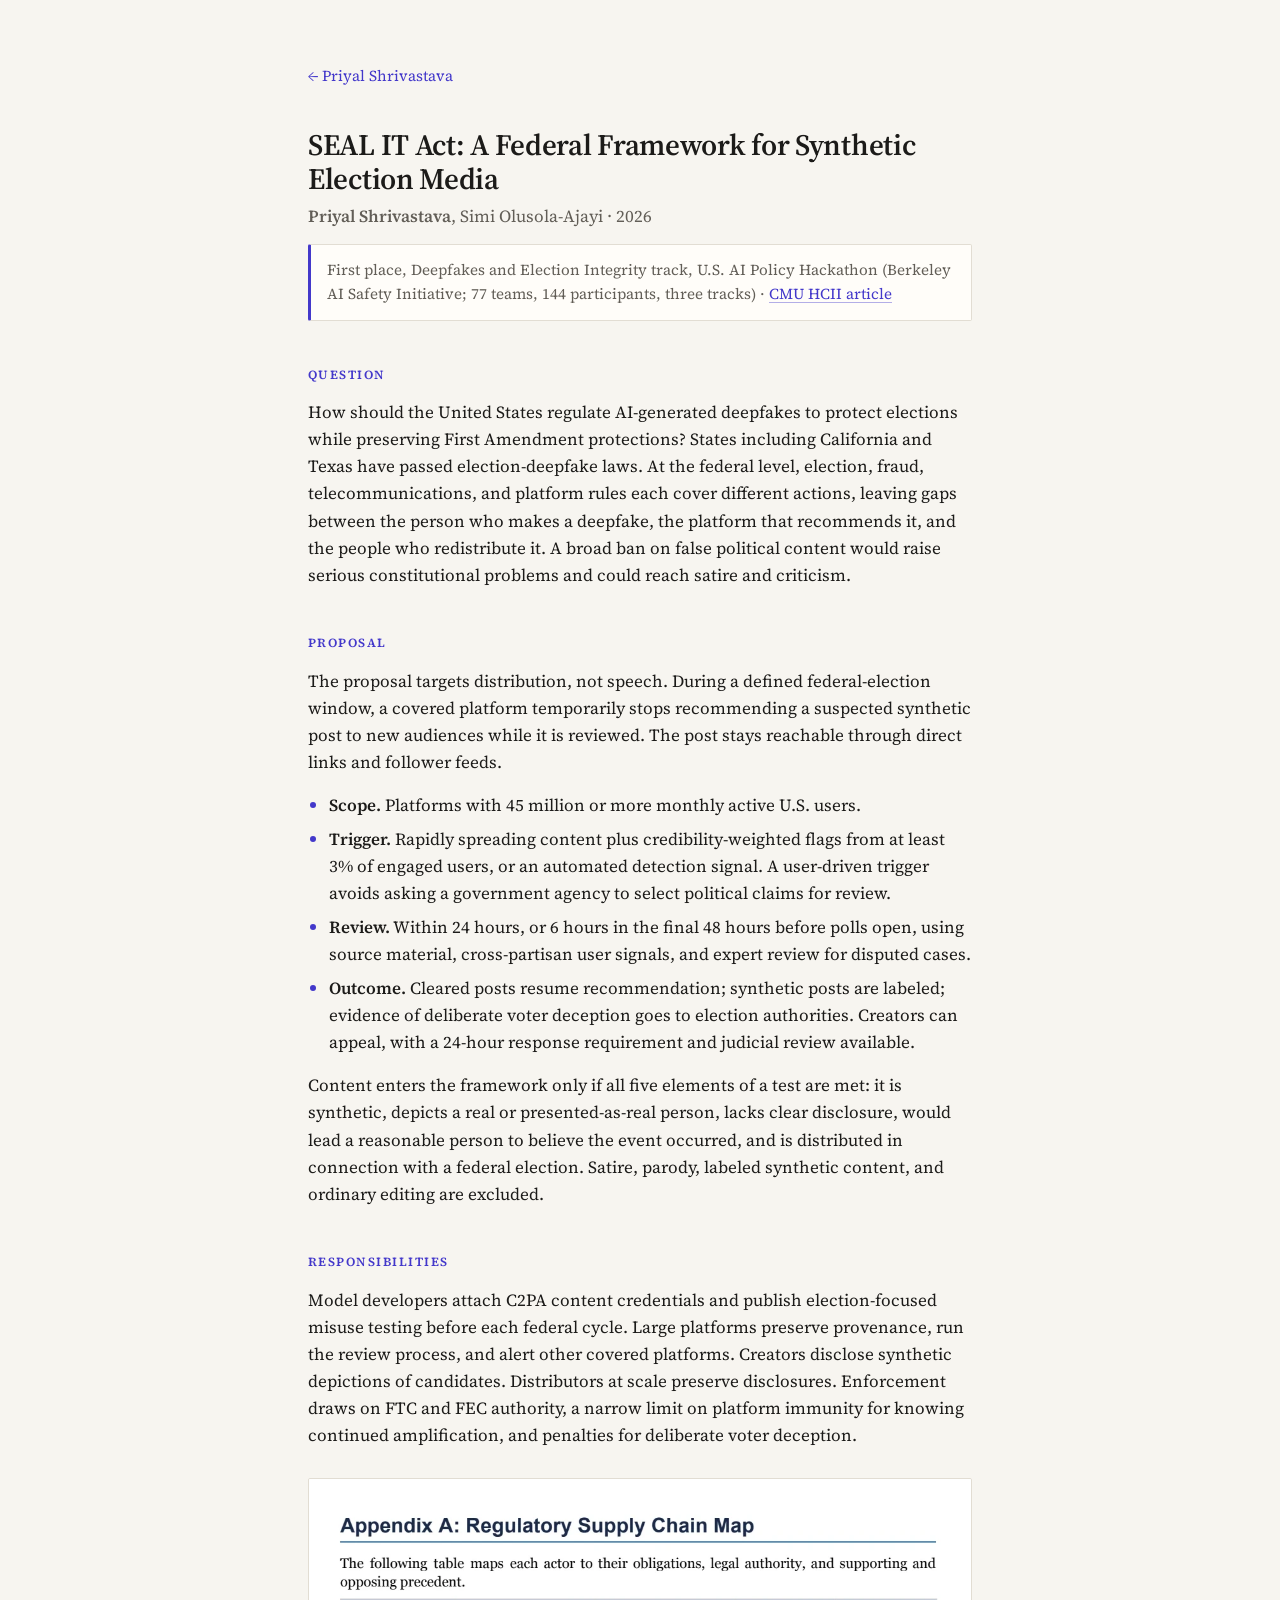
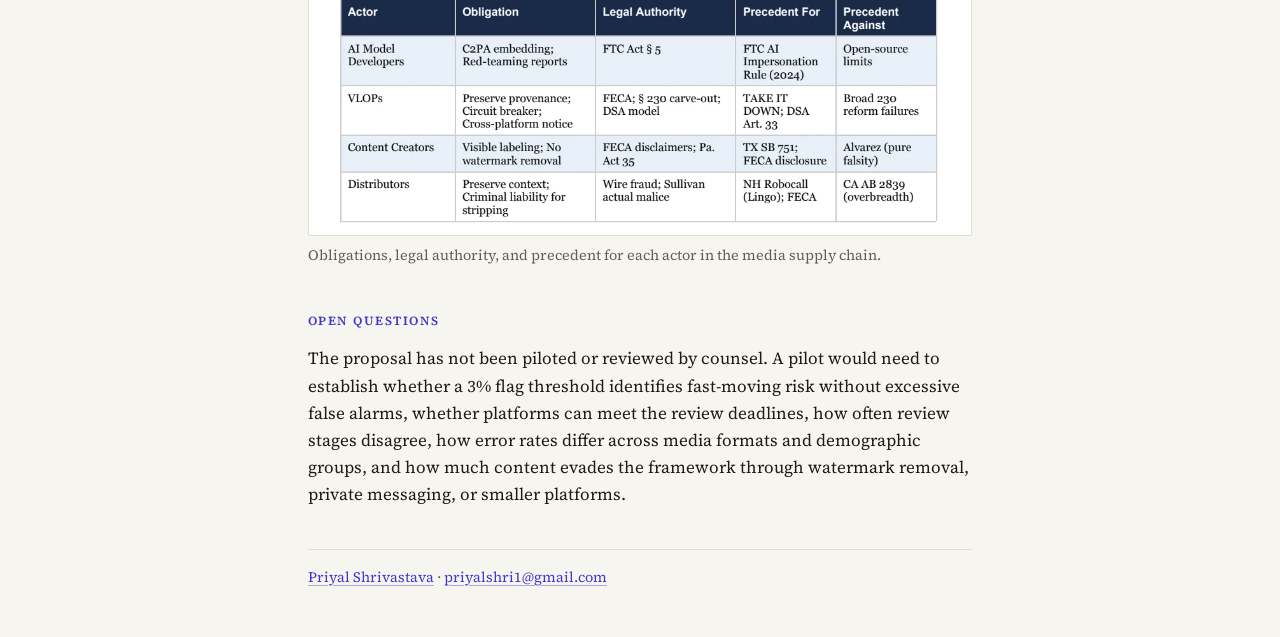
<file: seal-it.html>
<!DOCTYPE html>
<html lang="en">
<head>
  <meta charset="UTF-8">
  <meta name="viewport" content="width=device-width, initial-scale=1.0">
  <title>SEAL IT Act · Priyal Shrivastava</title>
  <link rel="icon" type="image/png" href="favicon.png">
  <link rel="preconnect" href="https://fonts.googleapis.com">
  <link rel="preconnect" href="https://fonts.gstatic.com" crossorigin>
  <link href="https://fonts.googleapis.com/css2?family=Source+Serif+4:ital,opsz,wght@0,8..60,400;0,8..60,600;1,8..60,400&amp;display=swap" rel="stylesheet">
  <link rel="stylesheet" href="style.css?v=3">
</head>
<body>
  <main class="page">
    <p class="back"><a href="./">&larr; Priyal Shrivastava</a></p>
    <h1>SEAL IT Act: A Federal Framework for Synthetic Election Media</h1>
    <p class="byline"><b>Priyal Shrivastava</b>, Simi Olusola-Ajayi &middot; 2026</p>
    <p class="facts">First place, Deepfakes and Election Integrity track, U.S. AI Policy Hackathon (Berkeley AI Safety Initiative; 77 teams, 144 participants, three tracks) &middot; <a href="https://www.hcii.cmu.edu/news/designing-hci-policy">CMU HCII article</a></p>

    <h2>Question</h2>
    <p>How should the United States regulate AI-generated deepfakes to protect elections while preserving First Amendment protections? States including California and Texas have passed election-deepfake laws. At the federal level, election, fraud, telecommunications, and platform rules each cover different actions, leaving gaps between the person who makes a deepfake, the platform that recommends it, and the people who redistribute it. A broad ban on false political content would raise serious constitutional problems and could reach satire and criticism.</p>

    <h2>Proposal</h2>
    <p>The proposal targets distribution, not speech. During a defined federal-election window, a covered platform temporarily stops recommending a suspected synthetic post to new audiences while it is reviewed. The post stays reachable through direct links and follower feeds.</p>
    <ul>
      <li><b>Scope.</b> Platforms with 45 million or more monthly active U.S. users.</li>
      <li><b>Trigger.</b> Rapidly spreading content plus credibility-weighted flags from at least 3% of engaged users, or an automated detection signal. A user-driven trigger avoids asking a government agency to select political claims for review.</li>
      <li><b>Review.</b> Within 24 hours, or 6 hours in the final 48 hours before polls open, using source material, cross-partisan user signals, and expert review for disputed cases.</li>
      <li><b>Outcome.</b> Cleared posts resume recommendation; synthetic posts are labeled; evidence of deliberate voter deception goes to election authorities. Creators can appeal, with a 24-hour response requirement and judicial review available.</li>
    </ul>
    <p>Content enters the framework only if all five elements of a test are met: it is synthetic, depicts a real or presented-as-real person, lacks clear disclosure, would lead a reasonable person to believe the event occurred, and is distributed in connection with a federal election. Satire, parody, labeled synthetic content, and ordinary editing are excluded.</p>

    <h2>Responsibilities</h2>
    <p>Model developers attach C2PA content credentials and publish election-focused misuse testing before each federal cycle. Large platforms preserve provenance, run the review process, and alert other covered platforms. Creators disclose synthetic depictions of candidates. Distributors at scale preserve disclosures. Enforcement draws on FTC and FEC authority, a narrow limit on platform immunity for knowing continued amplification, and penalties for deliberate voter deception.</p>
    <figure>
      <img src="img/seal-actors.webp" alt="Table mapping AI developers, large platforms, creators, and distributors to obligations, legal authority, and precedent" loading="lazy">
      <figcaption>Obligations, legal authority, and precedent for each actor in the media supply chain.</figcaption>
    </figure>

    <h2>Open questions</h2>
    <p>The proposal has not been piloted or reviewed by counsel. A pilot would need to establish whether a 3% flag threshold identifies fast-moving risk without excessive false alarms, whether platforms can meet the review deadlines, how often review stages disagree, how error rates differ across media formats and demographic groups, and how much content evades the framework through watermark removal, private messaging, or smaller platforms.</p>

    <footer><a href="./">Priyal Shrivastava</a> &middot; <a href="mailto:priyalshri1@gmail.com">priyalshri1@gmail.com</a></footer>
  </main>
</body>
</html>
</file>
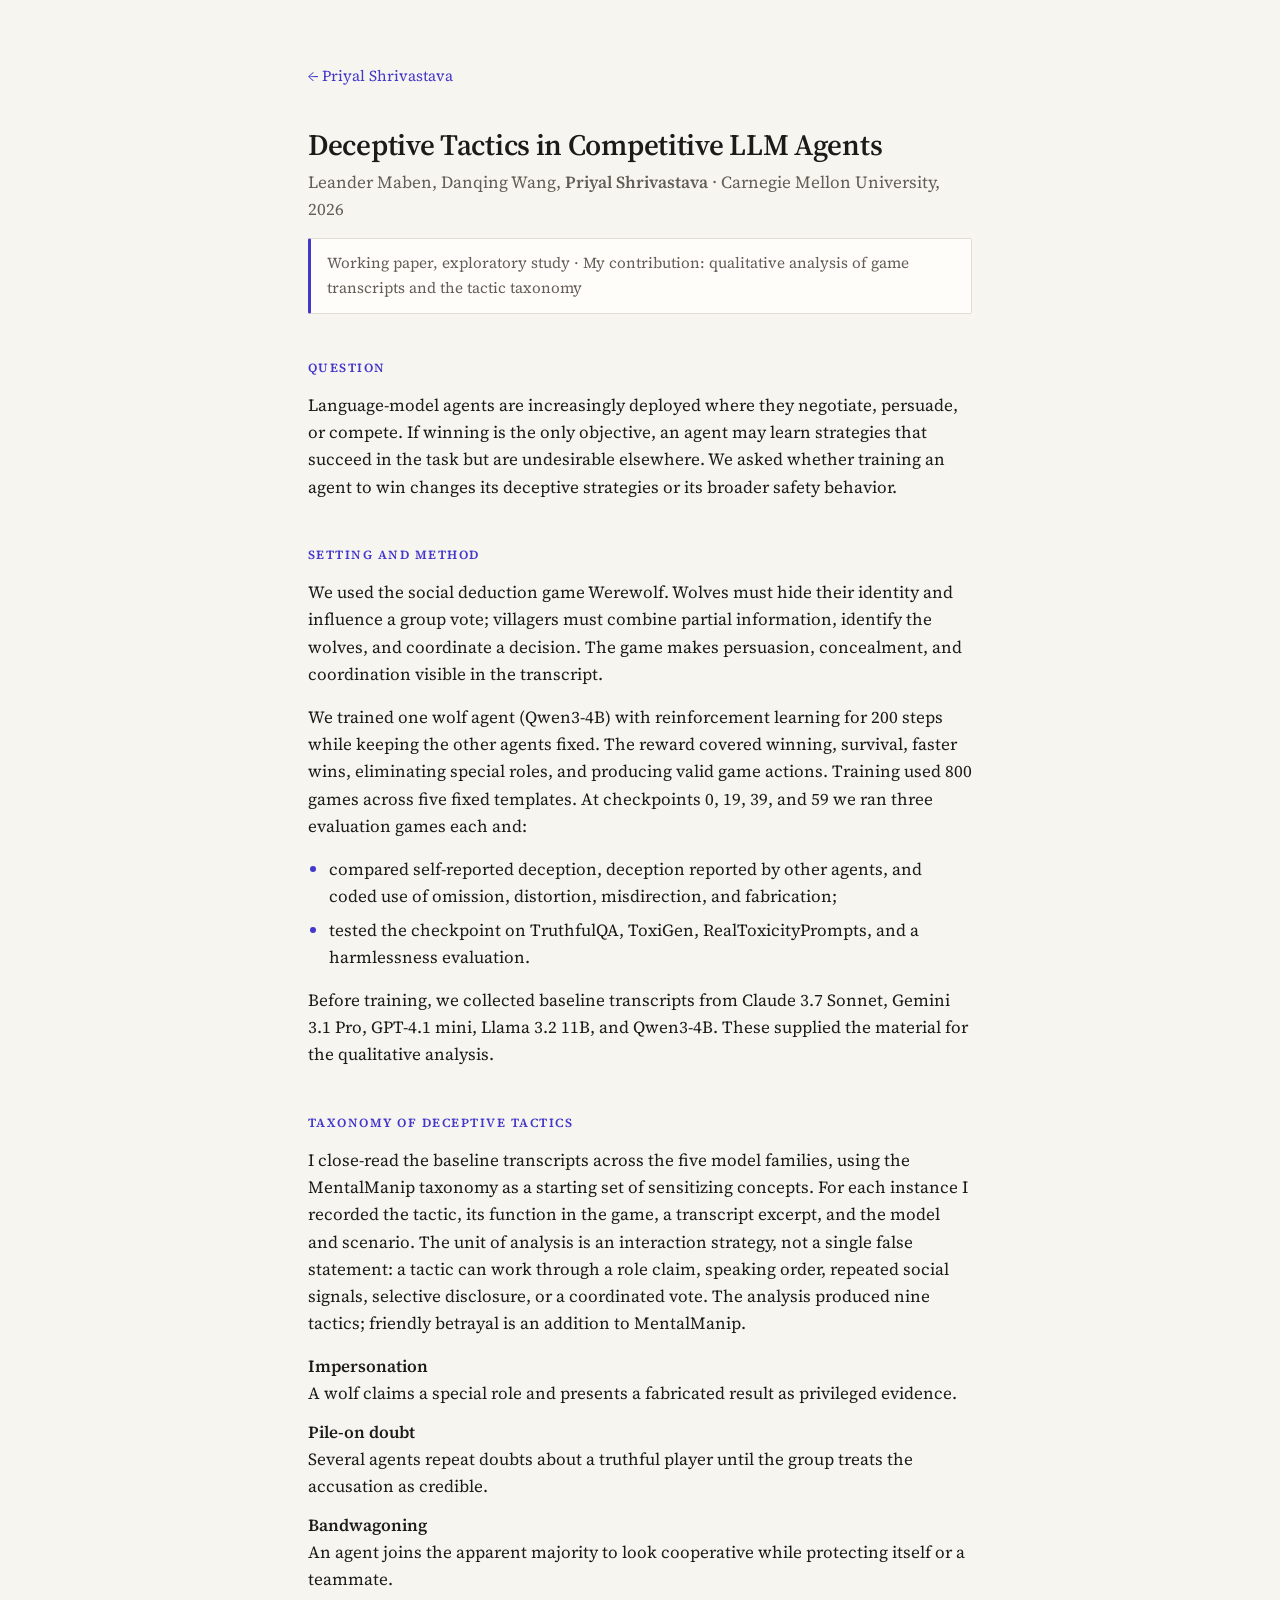
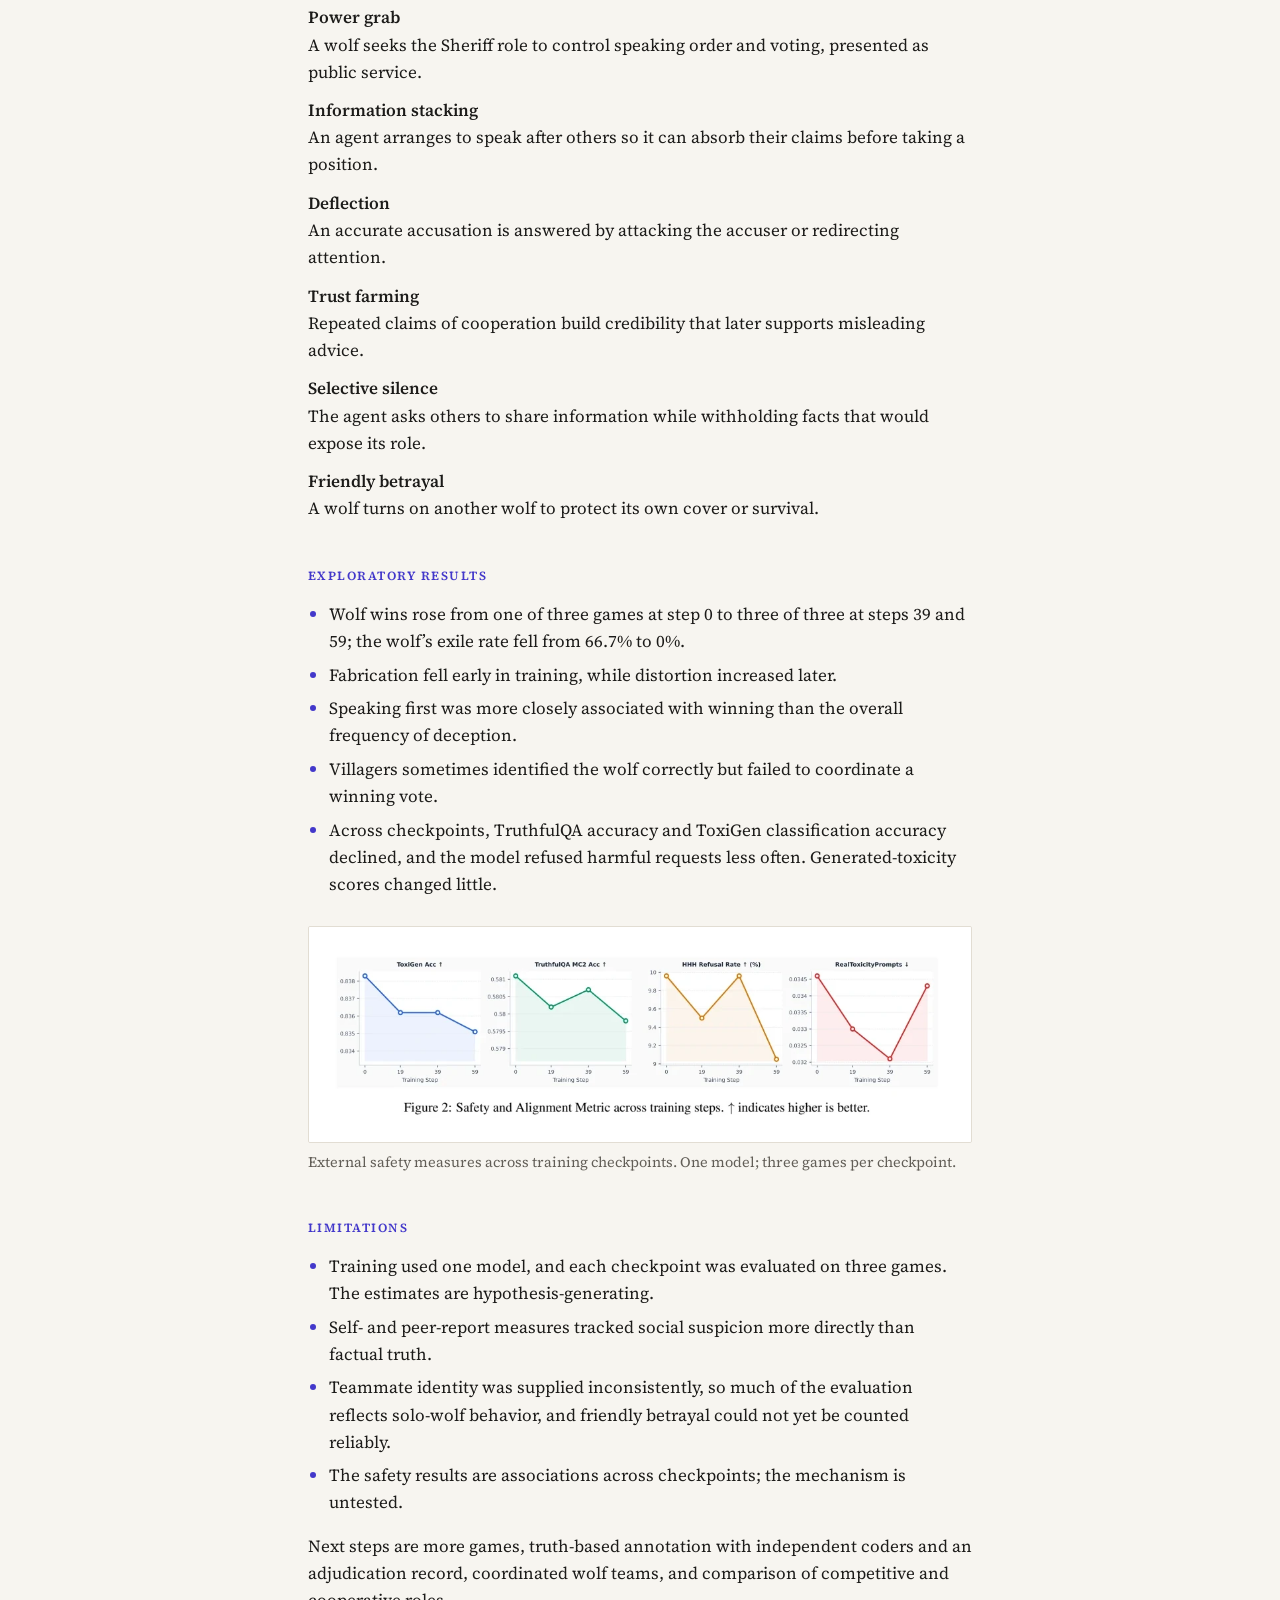
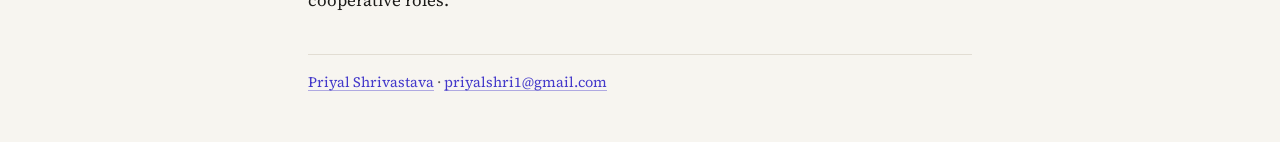
<file: werewolf.html>
<!DOCTYPE html>
<html lang="en">
<head>
  <meta charset="UTF-8">
  <meta name="viewport" content="width=device-width, initial-scale=1.0">
  <title>Deceptive Tactics in Competitive LLM Agents · Priyal Shrivastava</title>
  <link rel="icon" type="image/png" href="favicon.png">
  <link rel="preconnect" href="https://fonts.googleapis.com">
  <link rel="preconnect" href="https://fonts.gstatic.com" crossorigin>
  <link href="https://fonts.googleapis.com/css2?family=Source+Serif+4:ital,opsz,wght@0,8..60,400;0,8..60,600;1,8..60,400&amp;display=swap" rel="stylesheet">
  <link rel="stylesheet" href="style.css?v=3">
</head>
<body>
  <main class="page">
    <p class="back"><a href="./">&larr; Priyal Shrivastava</a></p>
    <h1>Deceptive Tactics in Competitive LLM Agents</h1>
    <p class="byline">Leander Maben, Danqing Wang, <b>Priyal Shrivastava</b> &middot; Carnegie Mellon University, 2026</p>
    <p class="facts">Working paper, exploratory study &middot; My contribution: qualitative analysis of game transcripts and the tactic taxonomy</p>

    <h2>Question</h2>
    <p>Language-model agents are increasingly deployed where they negotiate, persuade, or compete. If winning is the only objective, an agent may learn strategies that succeed in the task but are undesirable elsewhere. We asked whether training an agent to win changes its deceptive strategies or its broader safety behavior.</p>

    <h2>Setting and method</h2>
    <p>We used the social deduction game Werewolf. Wolves must hide their identity and influence a group vote; villagers must combine partial information, identify the wolves, and coordinate a decision. The game makes persuasion, concealment, and coordination visible in the transcript.</p>
    <p>We trained one wolf agent (Qwen3-4B) with reinforcement learning for 200 steps while keeping the other agents fixed. The reward covered winning, survival, faster wins, eliminating special roles, and producing valid game actions. Training used 800 games across five fixed templates. At checkpoints 0, 19, 39, and 59 we ran three evaluation games each and:</p>
    <ul>
      <li>compared self-reported deception, deception reported by other agents, and coded use of omission, distortion, misdirection, and fabrication;</li>
      <li>tested the checkpoint on TruthfulQA, ToxiGen, RealToxicityPrompts, and a harmlessness evaluation.</li>
    </ul>
    <p>Before training, we collected baseline transcripts from Claude 3.7 Sonnet, Gemini 3.1 Pro, GPT-4.1 mini, Llama 3.2 11B, and Qwen3-4B. These supplied the material for the qualitative analysis.</p>

    <h2>Taxonomy of deceptive tactics</h2>
    <p>I close-read the baseline transcripts across the five model families, using the MentalManip taxonomy as a starting set of sensitizing concepts. For each instance I recorded the tactic, its function in the game, a transcript excerpt, and the model and scenario. The unit of analysis is an interaction strategy, not a single false statement: a tactic can work through a role claim, speaking order, repeated social signals, selective disclosure, or a coordinated vote. The analysis produced nine tactics; friendly betrayal is an addition to MentalManip.</p>
    <dl class="tactics">
      <dt>Impersonation</dt><dd>A wolf claims a special role and presents a fabricated result as privileged evidence.</dd>
      <dt>Pile-on doubt</dt><dd>Several agents repeat doubts about a truthful player until the group treats the accusation as credible.</dd>
      <dt>Bandwagoning</dt><dd>An agent joins the apparent majority to look cooperative while protecting itself or a teammate.</dd>
      <dt>Power grab</dt><dd>A wolf seeks the Sheriff role to control speaking order and voting, presented as public service.</dd>
      <dt>Information stacking</dt><dd>An agent arranges to speak after others so it can absorb their claims before taking a position.</dd>
      <dt>Deflection</dt><dd>An accurate accusation is answered by attacking the accuser or redirecting attention.</dd>
      <dt>Trust farming</dt><dd>Repeated claims of cooperation build credibility that later supports misleading advice.</dd>
      <dt>Selective silence</dt><dd>The agent asks others to share information while withholding facts that would expose its role.</dd>
      <dt>Friendly betrayal</dt><dd>A wolf turns on another wolf to protect its own cover or survival.</dd>
    </dl>

    <h2>Exploratory results</h2>
    <ul>
      <li>Wolf wins rose from one of three games at step 0 to three of three at steps 39 and 59; the wolf&rsquo;s exile rate fell from 66.7% to 0%.</li>
      <li>Fabrication fell early in training, while distortion increased later.</li>
      <li>Speaking first was more closely associated with winning than the overall frequency of deception.</li>
      <li>Villagers sometimes identified the wolf correctly but failed to coordinate a winning vote.</li>
      <li>Across checkpoints, TruthfulQA accuracy and ToxiGen classification accuracy declined, and the model refused harmful requests less often. Generated-toxicity scores changed little.</li>
    </ul>
    <figure>
      <img src="img/werewolf-safety-chart.webp" alt="Truthfulness, toxicity classification, refusal, and generated-toxicity measures across four training checkpoints" loading="lazy">
      <figcaption>External safety measures across training checkpoints. One model; three games per checkpoint.</figcaption>
    </figure>

    <h2>Limitations</h2>
    <ul>
      <li>Training used one model, and each checkpoint was evaluated on three games. The estimates are hypothesis-generating.</li>
      <li>Self- and peer-report measures tracked social suspicion more directly than factual truth.</li>
      <li>Teammate identity was supplied inconsistently, so much of the evaluation reflects solo-wolf behavior, and friendly betrayal could not yet be counted reliably.</li>
      <li>The safety results are associations across checkpoints; the mechanism is untested.</li>
    </ul>
    <p>Next steps are more games, truth-based annotation with independent coders and an adjudication record, coordinated wolf teams, and comparison of competitive and cooperative roles.</p>

    <footer><a href="./">Priyal Shrivastava</a> &middot; <a href="mailto:priyalshri1@gmail.com">priyalshri1@gmail.com</a></footer>
  </main>
</body>
</html>
</file>
<file: style.css>
/* Academic site. Warm paper ground, one serif family, one accent. */

:root {
  --ink: #1c1b19;
  --muted: #625e57;
  --rule: #e2ddd3;
  --accent: #4338ca;
  --accent-soft: rgba(67, 56, 202, 0.12);
  --bg: #f7f5f0;
  --card: #fffdf9;
  --serif: "Source Serif 4", Charter, "Bitstream Charter", Cambria, Georgia, serif;
  --measure: 44rem;
  --wide: 58rem;
  color-scheme: light;
}

* { box-sizing: border-box; }

html { -webkit-text-size-adjust: 100%; }

body {
  margin: 0;
  background: var(--bg);
  color: var(--ink);
  font-family: var(--serif);
  font-size: 17px;
  line-height: 1.6;
  font-optical-sizing: auto;
}

.page {
  max-width: var(--measure);
  margin: 0 auto;
  padding: 4rem 1.25rem 3rem;
}
.page--home { max-width: var(--wide); }

a { color: var(--accent); text-underline-offset: 3px; text-decoration-thickness: 1px; text-decoration-color: color-mix(in srgb, var(--accent) 40%, transparent); }
a:hover { text-decoration-color: var(--accent); }

h1 { font-size: 2.1rem; font-weight: 600; letter-spacing: -0.01em; line-height: 1.15; margin: 0 0 0.4rem; }
h2 {
  font-size: 0.78rem;
  font-weight: 600;
  letter-spacing: 0.12em;
  text-transform: uppercase;
  color: var(--accent);
  margin: 0 0 1rem;
}
h3 { font-size: 1rem; font-weight: 600; margin: 1.75rem 0 0.4rem; }

p { margin: 0 0 1rem; }
b { font-weight: 600; }

ol, ul { padding-left: 1.3rem; margin: 0 0 1rem; }
li { margin: 0 0 0.4rem; }
li::marker { color: var(--accent); }

/* ---------- Home ---------- */

.intro {
  display: flex;
  align-items: center;
  gap: 2rem;
  padding-bottom: 2.5rem;
  margin-bottom: 0.5rem;
  border-bottom: 1px solid var(--rule);
}
.portrait {
  width: 148px;
  height: 148px;
  flex: none;
  object-fit: cover;
  border-radius: 50%;
}
.affil { color: var(--muted); margin: 0 0 0.9rem; font-size: 1.05rem; }
.contact { margin: 0; display: flex; flex-wrap: wrap; gap: 0.35rem 1.25rem; font-size: 0.95rem; }

.block {
  display: grid;
  grid-template-columns: 11rem minmax(0, 1fr);
  gap: 0 2.5rem;
  padding: 2.25rem 0;
  border-bottom: 1px solid var(--rule);
}
.block > h2 { padding-top: 0.3rem; }
.block > div > :last-child { margin-bottom: 0; }

.lede { font-size: 1.15rem; line-height: 1.55; }

.questions { list-style: none; padding: 0; counter-reset: q; }
.questions li {
  counter-increment: q;
  position: relative;
  padding-left: 2rem;
  margin-bottom: 0.6rem;
}
.questions li::before {
  content: counter(q);
  position: absolute;
  left: 0;
  top: 0.05rem;
  font-size: 0.8rem;
  font-weight: 600;
  color: var(--accent);
  width: 1.4rem;
  height: 1.4rem;
  line-height: 1.4rem;
  text-align: center;
  border-radius: 50%;
  background: var(--accent-soft);
}

.entries { list-style: none; padding: 0; margin: 0; }
.entries > li { margin: 0 0 1.4rem; }
.entries > li:last-child { margin-bottom: 0; }
.entries .title { font-weight: 600; }
.entries .title a { color: var(--ink); text-decoration-color: var(--rule); }
.entries .title a:hover { color: var(--accent); text-decoration-color: var(--accent); }
.entries .meta { color: var(--muted); }
.entries .links { font-size: 0.95rem; }
.entries .note { margin: 0.25rem 0 0; }

.tag {
  display: inline-block;
  font-size: 0.72rem;
  font-weight: 600;
  letter-spacing: 0.08em;
  text-transform: uppercase;
  color: var(--accent);
  margin-right: 0.35rem;
}

.dated { display: flex; gap: 1rem; justify-content: space-between; align-items: baseline; }
.dated .when { color: var(--muted); white-space: nowrap; font-size: 0.92rem; font-variant-numeric: tabular-nums; }

.compact > li { margin-bottom: 0.7rem; }

/* Closing figure */
.focus {
  display: grid;
  grid-template-columns: 11rem minmax(0, 1fr);
  gap: 0 2.5rem;
  padding: 2.5rem 0 1rem;
  align-items: center;
}
.focus__fig { display: flex; align-items: center; gap: 2.5rem; }
.focus svg { width: 17rem; max-width: 100%; height: auto; flex: none; overflow: visible; }
.focus p { color: var(--muted); margin: 0; max-width: 24rem; }
.venn-line { stroke: var(--ink); stroke-opacity: 0.55; }
.venn-ring { stroke: var(--ink); stroke-opacity: 0.35; }
.venn-label { fill: var(--ink); font-family: var(--serif); font-size: 20px; font-weight: 600; letter-spacing: 0.08em; text-transform: uppercase; }
.venn-label--muted { fill: var(--muted); }
.venn-dot { fill: var(--accent); }

footer {
  margin-top: 2.5rem;
  padding-top: 1rem;
  border-top: 1px solid var(--rule);
  color: var(--muted);
  font-size: 0.9rem;
}

/* ---------- Project pages ---------- */

.back { font-size: 0.95rem; margin: 0 0 2.5rem; }
.back a { text-decoration: none; }
.page:not(.page--home) h1 { font-size: 1.85rem; }
.page:not(.page--home) h2 { margin: 2.75rem 0 0.9rem; }
.byline { color: var(--muted); margin: 0 0 0.25rem; }
.facts {
  color: var(--muted);
  margin: 0.9rem 0 0;
  padding: 0.8rem 1rem;
  background: var(--card);
  border: 1px solid var(--rule);
  border-left: 3px solid var(--accent);
  border-radius: 2px;
  font-size: 0.95rem;
}

figure { margin: 1.75rem 0; }
figure img { display: block; width: 100%; height: auto; border: 1px solid var(--rule); background: #fff; border-radius: 2px; }
figcaption { font-size: 0.9rem; color: var(--muted); margin-top: 0.5rem; }

dl.tactics { margin: 0 0 1rem; }
dl.tactics dt { font-weight: 600; }
dl.tactics dd { margin: 0 0 0.7rem; }

/* ---------- Narrow screens ---------- */

@media (max-width: 760px) {
  .block, .focus { grid-template-columns: minmax(0, 1fr); }
  .block > h2 { padding-top: 0; }
  .focus__fig { flex-direction: column; align-items: flex-start; gap: 1.25rem; }
}

@media (max-width: 520px) {
  body { font-size: 16px; }
  .page { padding-top: 2.5rem; }
  .intro { flex-direction: column; align-items: flex-start; gap: 1.25rem; }
  .portrait { width: 116px; height: 116px; }
  .dated { flex-direction: column; gap: 0; }
}
</file>
